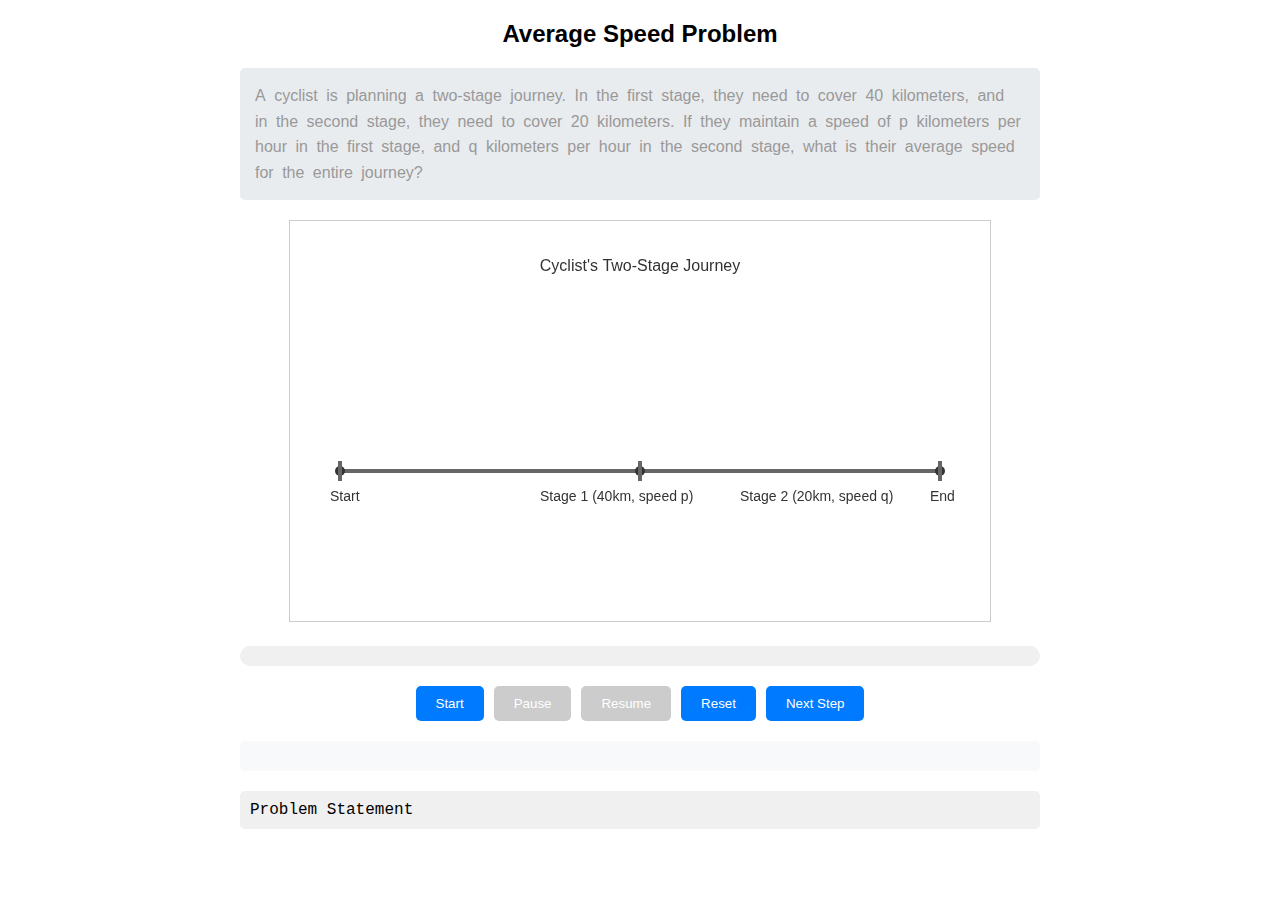
<file: math3.html>
<!DOCTYPE html>
<html>

<head>
    <style>
		
		.container {
            width: 100%;
            max-width: 800px;
            margin: 20px auto;
            font-family: Arial, sans-serif;
            text-align: center;
        }

        canvas {
            border: 1px solid #ccc;
            margin: 10px auto;
            max-width: 100%;
            height: auto;
        }

        .controls {
            margin: 20px 0;
            display: flex;
            flex-wrap: wrap;
            justify-content: center;
            gap: 10px;
        }

        button {
            padding: 10px 20px;
            background: #007bff;
            color: white;
            border: none;
            border-radius: 5px;
            cursor: pointer;
            touch-action: manipulation;
            -webkit-tap-highlight-color: transparent;
        }

        button:disabled {
            background: #cccccc;
            cursor: not-allowed;
        }

        .formula {
            font-family: "Courier New", monospace;
            background: #f0f0f0;
            padding: 10px;
            margin: 10px 0;
            border-radius: 5px;
            text-align: left;
            overflow-x: auto;
        }

        .step-display {
            margin: 20px 0;
            padding: 15px;
            background: #f8f9fa;
            border-radius: 5px;
            text-align: left;
            line-height: 1.6;
        }

        .progress {
            width: 100%;
            height: 20px;
            background: #f0f0f0;
            border-radius: 10px;
            margin: 10px 0;
        }

        .progress-bar {
            height: 100%;
            background: #28a745;
            border-radius: 10px;
            transition: width 0.3s ease;
        }

        .caption-word {
            display: inline-block;
            color: #999;
            margin-right: 4px;
            transition: color 0.2s ease;
        }
		
		
        .caption-word.active,
        .caption-word.spoken {
            color: #ff0000;
        }

        .problem-statement {
            background: #e9ecef;
            padding: 15px;
            margin: 10px 0;
            border-radius: 5px;
            text-align: left;
            font-size: 16px;
            line-height: 1.6;
        }

        @media (max-width: 1000px) {
            .controls button {
                flex: 1 1 auto;
                min-width: 120px;
            }

            button {
                font-size: 24px;
            }

            .problem-statement {
                font-size: 30px;
            }

            .caption-word {
                font-size: 30px;
            }

            .formula {
                font-size: 30px;
            }

            .container h2 {
                font-size: 36px;

            }

            canvas {
                height: 600px;
            }
        }
    </style>
</head>

<body>
    <div class="container">
        <h2>Average Speed Problem</h2>
        <div id="problemStatement" class="problem-statement"></div>
        <canvas id="animationCanvas" width="700" height="400"></canvas>
        <div class="progress">
            <div id="progressBar" class="progress-bar" style="width: 0%"></div>
        </div>
        <div class="controls">
            <button id="startBtn" onclick="startPresentation()">Start</button>
            <button id="pauseBtn" onclick="pausePresentation()" disabled>Pause</button>
            <button id="resumeBtn" onclick="resumePresentation()" disabled>Resume</button>
            <button id="resetBtn" onclick="resetPresentation()">Reset</button>
            <button id="nextBtn" onclick="manualNextStep()">Next Step</button>
        </div>
        <div class="step-display" id="currentStep"></div>
        <div class="formula" id="calculation"></div>
    </div>

    <script>
        const canvas = document.getElementById('animationCanvas');
        const ctx = canvas.getContext('2d');
        const synth = window.speechSynthesis;
        let currentStepIndex = 0;
        let isPaused = false;
        let isPlaying = false;
        let currentUtterance = null;
        let currentWordIndex = 0;
        let lastPausedWordIndex = 0;

        const steps = [
            {
                text: "A cyclist is planning a two-stage journey. In the first stage, they need to cover 40 kilometers, and in the second stage, they need to cover 20 kilometers. If they maintain a speed of p kilometers per hour in the first stage, and q kilometers per hour in the second stage, what is their average speed for the entire journey?",
                formula: "Problem Statement"
            },
            {
                text: "Let's solve this average speed problem. We have a journey with two stages: First stage is 40 kilometers, and second stage is 20 kilometers.",
                formula: "Given:\nStage 1: 40 km at speed p\nStage 2: 20 km at speed q"
            },
            {
                text: "To find the average speed, we'll use the formula: Average Speed equals Total Distance divided by Total Time.",
                formula: "Average Speed = Total Distance ÷ Total Time"
            },
            {
                text: "First, let's calculate the total distance. It's simply 40 plus 20 kilometers.",
                formula: "Total Distance = 40 + 20 = 60 kilometers"
            },
            {
                text: "Now for the total time. In stage 1, time equals distance over speed, which is 40 over p. In stage 2, it's 20 over q.",
                formula: "Total Time = 40/p + 20/q hours"
            },
            {
                text: "Let's put these together in our average speed formula.",
                formula: "Average Speed = 60 ÷ (40/p + 20/q)"
            },
            {
                text: "To simplify this, first find a common denominator in the bottom fraction.",
                formula: "= 60 ÷ ((40q + 20p)/(pq))"
            },
            {
                text: "Now multiply by the reciprocal.",
                formula: "= 60 × (pq/(40q + 20p))"
            },
            {
                text: "Simplify by multiplying the numerator.",
                formula: "= (60pq)/(40q + 20p)"
            },
            {
                text: "Factor out common terms.",
                formula: "= (3pq)/(2p + q)"
            },
            {
                text: "Therefore, the average speed for the whole journey is 3pq divided by 2p plus q kilometers per hour.",
                formula: "Final Answer: Average Speed = 3pq/(2p + q) km/h"
            }
        ];

        document.getElementById('problemStatement').innerHTML = createWordSpans(steps[0].text);

        function createWordSpans(text) {
            const words = text.split(' ');
            return words.map((word, index) =>
                `<span class="caption-word" data-index="${index}">${word}</span>`
            ).join(' ');
        }

        function updateProgress() {
            const progress = (currentStepIndex / steps.length) * 100;
            document.getElementById('progressBar').style.width = `${progress}%`;
        }

        function updateButtons() {
            document.getElementById('startBtn').disabled = isPlaying;
            document.getElementById('pauseBtn').disabled = !isPlaying;
            document.getElementById('resumeBtn').disabled = !isPaused;
            document.getElementById('nextBtn').disabled = isPlaying;
        }

        function highlightWord(index) {
            const words = document.querySelectorAll('.caption-word');
            words.forEach(word => {
                const wordIndex = parseInt(word.dataset.index);
                if (wordIndex === index) {
                    word.classList.add('active');
                }
                if (wordIndex <= index) {
                    word.classList.add('spoken');
                }
            });
        }

        function speak(text, startFromWord = 0) {
            return new Promise((resolve) => {
                const words = text.split(' ');
                const remainingText = words.slice(startFromWord).join(' ');
                currentUtterance = new SpeechSynthesisUtterance(remainingText);
				
				// Set voice to the second available voice
				const synth = window.speechSynthesis;
				const voices = synth.getVoices();
				
				// Wait for voices to be loaded
				if (voices.length > 1) {
					currentUtterance.voice = voices[1]; // Set to the second voice
				}
				
				
                currentUtterance.rate = 0.8;
                currentUtterance.pitch = 1;

                currentWordIndex = startFromWord;

                for (let i = 0; i < startFromWord; i++) {
                    highlightWord(i);
                }

                currentUtterance.onboundary = (event) => {
                    if (event.name === 'word') {
                        highlightWord(currentWordIndex);
                        currentWordIndex++;
                        lastPausedWordIndex = currentWordIndex;
                    }
                };

                currentUtterance.onend = resolve;
                currentUtterance.onerror = resolve;

                synth.speak(currentUtterance);
            });
        }

        function displayStep(step) {
            if (currentStepIndex === 0) {
                document.getElementById('problemStatement').innerHTML = createWordSpans(step.text);
                document.getElementById('currentStep').innerHTML = '';
            } else {
                document.getElementById('currentStep').innerHTML = createWordSpans(step.text);
            }
            document.getElementById('calculation').innerHTML = step.formula.replace(/\n/g, '<br>');
            updateProgress();
        }

        async function nextStep() {
            if (currentStepIndex < steps.length && !isPaused) {
                const step = steps[currentStepIndex];
                displayStep(step);
                await speak(step.text);
                currentStepIndex++;
                if (currentStepIndex < steps.length) {
                    await nextStep();
                } else {
                    isPlaying = false;
                    updateButtons();
                }
            }
        }

        async function startPresentation() {
            if (!isPlaying) {
                isPlaying = true;
                isPaused = false;
                currentStepIndex = 0;
                lastPausedWordIndex = 0;
                updateButtons();
				await delay(2000);
                await nextStep();
            }
        }
		
		// Helper function to create a delay
		function delay(ms) {
			return new Promise(resolve => setTimeout(resolve, ms));
		}

        function pausePresentation() {
            isPaused = true;
            isPlaying = false;
            synth.cancel();
            updateButtons();
        }

        function resumePresentation() {
            if (isPaused) {
                isPlaying = true;
                isPaused = false;
                updateButtons();
                speak(steps[currentStepIndex - 1].text, lastPausedWordIndex).then(async () => {
                    await nextStep();
                });
            }
        }

        function resetPresentation() {
            currentStepIndex = 0;
            isPlaying = false;
            isPaused = false;
            synth.cancel();
            updateButtons();
            displayStep(steps[0]);
            document.getElementById('progressBar').style.width = '0%';
        }

        function manualNextStep() {
            if (!isPlaying && currentStepIndex < steps.length) {
                displayStep(steps[currentStepIndex]);
                currentStepIndex++;
                updateProgress();
            }
        }

        function drawRoad() {
            ctx.clearRect(0, 0, canvas.width, canvas.height);

            ctx.fillStyle = '#333';
            ctx.font = '16px Arial';
            ctx.textAlign = 'center';
            ctx.fillText('Cyclist\'s Two-Stage Journey', canvas.width / 2, 50);
			
			ctx.beginPath();
            ctx.moveTo(50, 250);
            ctx.lineTo(650, 250);
            ctx.strokeStyle = '#666';
            ctx.lineWidth = 4;
            ctx.stroke();

            ctx.fillStyle = '#333';
            ctx.font = '14px Arial';
            ctx.textAlign = 'left';

            ctx.beginPath();
            ctx.arc(50, 250, 5, 0, Math.PI * 2);
            ctx.fill();
            ctx.fillText('Start', 40, 280);

            ctx.beginPath();
            ctx.arc(350, 250, 5, 0, Math.PI * 2);
            ctx.fill();
            ctx.fillText('Stage 1 (40km, speed p)', 250, 280);

            ctx.beginPath();
            ctx.arc(650, 250, 5, 0, Math.PI * 2);
            ctx.fill();
            ctx.fillText('Stage 2 (20km, speed q)', 450, 280);
            ctx.fillText('End', 640, 280);

            ctx.beginPath();
            ctx.moveTo(50, 240);
            ctx.lineTo(50, 260);
            ctx.moveTo(350, 240);
            ctx.lineTo(350, 260);
            ctx.moveTo(650, 240);
            ctx.lineTo(650, 260);
            ctx.stroke();
        }

        drawRoad();
        displayStep(steps[0]);
    </script>
</body>

</html>
</file>
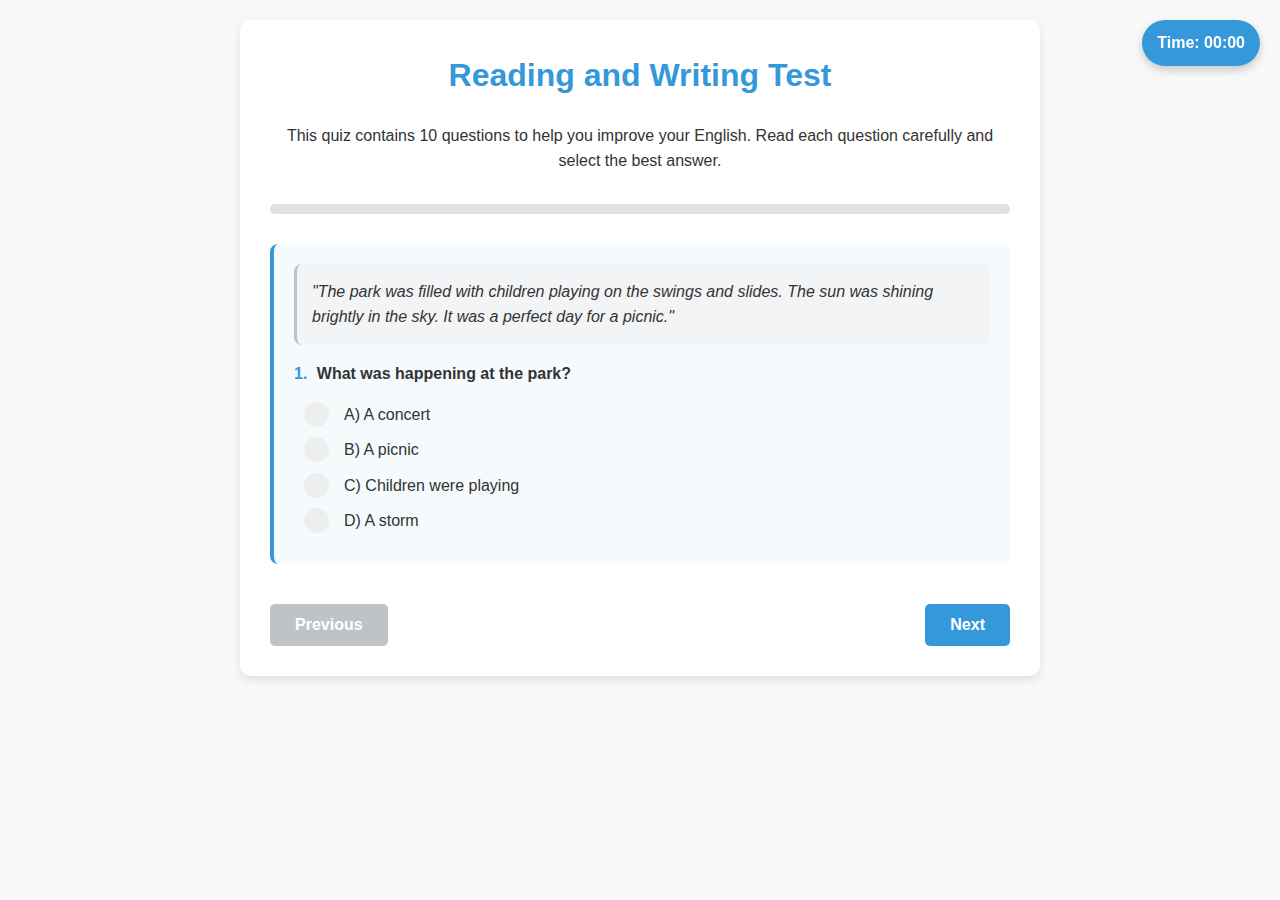
<file: practice.html>
<!DOCTYPE html>
<html lang="en">
<head>
    <meta charset="UTF-8">
    <meta name="viewport" content="width=device-width, initial-scale=1.0">
    <title>Reading and Writing Test</title>
    <style>
        :root {
            --primary-color: #3498db;
            --secondary-color: #2ecc71;
            --error-color: #e74c3c;
            --background-color: #f9f9f9;
            --card-color: #ffffff;
            --text-color: #333333;
        }

        body {
            font-family: 'Segoe UI', Tahoma, Geneva, Verdana, sans-serif;
            line-height: 1.6;
            color: var(--text-color);
            background-color: var(--background-color);
            padding: 20px;
            max-width: 800px;
            margin: 0 auto;
        }

        .container {
            background-color: var(--card-color);
            border-radius: 10px;
            box-shadow: 0 4px 10px rgba(0, 0, 0, 0.1);
            padding: 30px;
            margin-bottom: 30px;
        }

        h1, h2 {
            color: var(--primary-color);
            margin-top: 0;
        }

        .intro {
            margin-bottom: 30px;
            text-align: center;
        }

        .progress-container {
            width: 100%;
            background-color: #e0e0e0;
            border-radius: 20px;
            margin: 30px 0;
            height: 10px;
        }

        .progress-bar {
            height: 100%;
            border-radius: 20px;
            width: 0%;
            background-color: var(--secondary-color);
            transition: width 0.5s ease;
        }

        .question {
            margin-bottom: 40px;
            padding: 20px;
            border-radius: 8px;
            border-left: 4px solid var(--primary-color);
            background-color: rgba(52, 152, 219, 0.05);
        }

        .question-passage {
            background-color: rgba(243, 243, 243, 0.8);
            padding: 15px;
            border-radius: 8px;
            border-left: 3px solid #bdc3c7;
            font-style: italic;
            margin-bottom: 15px;
        }

        .question-text {
            font-weight: bold;
            margin-bottom: 15px;
        }

        .question-number {
            font-weight: bold;
            color: var(--primary-color);
            margin-right: 5px;
        }

        .options-container {
            margin-left: 10px;
        }

        .option {
            display: block;
            margin-bottom: 10px;
            position: relative;
            padding-left: 40px;
            cursor: pointer;
            font-size: 16px;
            user-select: none;
        }

        .option input {
            position: absolute;
            opacity: 0;
            cursor: pointer;
            height: 0;
            width: 0;
        }

        .checkmark {
            position: absolute;
            top: 0;
            left: 0;
            height: 25px;
            width: 25px;
            background-color: #eee;
            border-radius: 50%;
            transition: all 0.3s ease;
        }

        .option:hover input ~ .checkmark {
            background-color: #ccc;
        }

        .option input:checked ~ .checkmark {
            background-color: var(--primary-color);
        }

        .checkmark:after {
            content: "";
            position: absolute;
            display: none;
        }

        .option input:checked ~ .checkmark:after {
            display: block;
        }

        .option .checkmark:after {
            top: 9px;
            left: 9px;
            width: 8px;
            height: 8px;
            border-radius: 50%;
            background: white;
        }

        .btn-container {
            display: flex;
            justify-content: space-between;
            margin-top: 30px;
        }

        .btn {
            background-color: var(--primary-color);
            color: white;
            border: none;
            padding: 12px 25px;
            border-radius: 5px;
            cursor: pointer;
            font-size: 16px;
            font-weight: bold;
            transition: all 0.3s ease;
        }

        .btn:hover {
            opacity: 0.9;
            transform: translateY(-2px);
        }

        .btn-primary {
            background-color: var(--primary-color);
        }

        .btn-success {
            background-color: var(--secondary-color);
        }

        .btn-secondary {
            background-color: #95a5a6;
        }

        .btn:disabled {
            background-color: #bdc3c7;
            cursor: not-allowed;
            transform: none;
        }

        #results {
            padding: 20px;
            border-radius: 8px;
            display: none;
        }

        .results-container {
            background-color: var(--card-color);
            border-radius: 10px;
            box-shadow: 0 4px 10px rgba(0, 0, 0, 0.1);
            padding: 30px;
        }

        .score-display {
            text-align: center;
            font-size: 24px;
            margin-bottom: 30px;
        }

        .score-number {
            font-size: 48px;
            font-weight: bold;
            color: var(--primary-color);
            display: block;
        }

        .feedback {
            margin-top: 20px;
        }

        .feedback-item {
            padding: 15px;
            border-radius: 8px;
            margin-bottom: 15px;
            border-left: 4px solid var(--error-color);
            background-color: rgba(231, 76, 60, 0.05);
        }

        .feedback-item h4 {
            margin-top: 0;
            color: var(--error-color);
        }

        .correct-answer {
            font-weight: bold;
            color: var(--secondary-color);
        }

        .timer {
            position: fixed;
            top: 20px;
            right: 20px;
            background-color: var(--primary-color);
            color: white;
            padding: 10px 15px;
            border-radius: 25px;
            font-weight: bold;
            box-shadow: 0 4px 10px rgba(0, 0, 0, 0.2);
            z-index: 1000;
        }

        @media print {
            .btn-container, .timer {
                display: none !important;
            }
            
            .container, .results-container {
                box-shadow: none;
                border: 1px solid #ddd;
            }
            
            body {
                background-color: white;
            }
        }

        /* Animation for results */
        @keyframes fadeIn {
            from { opacity: 0; transform: translateY(20px); }
            to { opacity: 1; transform: translateY(0); }
        }

        .animated {
            animation: fadeIn 0.5s ease-out forwards;
        }
    </style>
</head>
<body>
    <div class="timer" id="timer">Time: 00:00</div>

    <div class="container">
        <div class="intro">
            <h1>Reading and Writing Test</h1>
            <p>This quiz contains 10 questions to help you improve your English. Read each question carefully and select the best answer.</p>
        </div>

        <div class="progress-container">
            <div class="progress-bar" id="progress"></div>
        </div>

        <form id="quizForm">
            <!-- Questions -->
            <div class="question" id="question1">
                <div class="question-passage">
                    "The park was filled with children playing on the swings and slides. The sun was shining brightly in the sky. It was a perfect day for a picnic."
                </div>
                <p class="question-text"><span class="question-number">1.</span> What was happening at the park?</p>
                <div class="options-container">
                    <label class="option">
                        <input type="radio" id="q1A" name="q1" value="A">
                        <span class="checkmark"></span>
                        A) A concert
                    </label>
                    <label class="option">
                        <input type="radio" id="q1B" name="q1" value="B">
                        <span class="checkmark"></span>
                        B) A picnic
                    </label>
                    <label class="option">
                        <input type="radio" id="q1C" name="q1" value="C">
                        <span class="checkmark"></span>
                        C) Children were playing
                    </label>
                    <label class="option">
                        <input type="radio" id="q1D" name="q1" value="D">
                        <span class="checkmark"></span>
                        D) A storm
                    </label>
                </div>
            </div>

            <div class="question" id="question2">
                <div class="question-passage">
                    "The library is a place where people go to read and study. It is very quiet inside."
                </div>
                <p class="question-text"><span class="question-number">2.</span> Why is the library quiet?</p>
                <div class="options-container">
                    <label class="option">
                        <input type="radio" id="q2A" name="q2" value="A">
                        <span class="checkmark"></span>
                        A) Because it's closed
                    </label>
                    <label class="option">
                        <input type="radio" id="q2B" name="q2" value="B">
                        <span class="checkmark"></span>
                        B) So people can sleep
                    </label>
                    <label class="option">
                        <input type="radio" id="q2C" name="q2" value="C">
                        <span class="checkmark"></span>
                        C) To help people focus
                    </label>
                    <label class="option">
                        <input type="radio" id="q2D" name="q2" value="D">
                        <span class="checkmark"></span>
                        D) Because it's empty
                    </label>
                </div>
            </div>

            <div class="question" id="question3">
                <p class="question-text"><span class="question-number">3.</span> The cat ________ sleeping on the couch.</p>
                <div class="options-container">
                    <label class="option">
                        <input type="radio" id="q3A" name="q3" value="A">
                        <span class="checkmark"></span>
                        A) is
                    </label>
                    <label class="option">
                        <input type="radio" id="q3B" name="q3" value="B">
                        <span class="checkmark"></span>
                        B) are
                    </label>
                    <label class="option">
                        <input type="radio" id="q3C" name="q3" value="C">
                        <span class="checkmark"></span>
                        C) am
                    </label>
                    <label class="option">
                        <input type="radio" id="q3D" name="q3" value="D">
                        <span class="checkmark"></span>
                        D) be
                    </label>
                </div>
            </div>

            <div class="question" id="question4">
                <p class="question-text"><span class="question-number">4.</span> Identify the error in the sentence: "Me and my friend go to the store."</p>
                <div class="options-container">
                    <label class="option">
                        <input type="radio" id="q4A" name="q4" value="A">
                        <span class="checkmark"></span>
                        A) "Me" should be "I"
                    </label>
                    <label class="option">
                        <input type="radio" id="q4B" name="q4" value="B">
                        <span class="checkmark"></span>
                        B) "go" should be "going"
                    </label>
                    <label class="option">
                        <input type="radio" id="q4C" name="q4" value="C">
                        <span class="checkmark"></span>
                        C) "store" should be "stores"
                    </label>
                    <label class="option">
                        <input type="radio" id="q4D" name="q4" value="D">
                        <span class="checkmark"></span>
                        D) No error
                    </label>
                </div>
            </div>

            <div class="question" id="question5">
                <p class="question-text"><span class="question-number">5.</span> The weather forecast said it would rain, so I took my ________.</p>
                <div class="options-container">
                    <label class="option">
                        <input type="radio" id="q5A" name="q5" value="A">
                        <span class="checkmark"></span>
                        A) umbrella
                    </label>
                    <label class="option">
                        <input type="radio" id="q5B" name="q5" value="B">
                        <span class="checkmark"></span>
                        B) book
                    </label>
                    <label class="option">
                        <input type="radio" id="q5C" name="q5" value="C">
                        <span class="checkmark"></span>
                        C) chair
                    </label>
                    <label class="option">
                        <input type="radio" id="q5D" name="q5" value="D">
                        <span class="checkmark"></span>
                        D) bike
                    </label>
                </div>
            </div>

            <div class="question" id="question6">
                <div class="question-passage">
                    "The museum has exhibits on dinosaurs and ancient civilizations. It is a popular place for school field trips."
                </div>
                <p class="question-text"><span class="question-number">6.</span> Why do schools often visit the museum?</p>
                <div class="options-container">
                    <label class="option">
                        <input type="radio" id="q6A" name="q6" value="A">
                        <span class="checkmark"></span>
                        A) For a party
                    </label>
                    <label class="option">
                        <input type="radio" id="q6B" name="q6" value="B">
                        <span class="checkmark"></span>
                        B) For a field trip
                    </label>
                    <label class="option">
                        <input type="radio" id="q6C" name="q6" value="C">
                        <span class="checkmark"></span>
                        C) To watch a movie
                    </label>
                    <label class="option">
                        <input type="radio" id="q6D" name="q6" value="D">
                        <span class="checkmark"></span>
                        D) To play games
                    </label>
                </div>
            </div>

            <div class="question" id="question7">
                <div class="question-passage">
                    "The teacher gave the students a project to research and present about their favorite animal."
                </div>
                <p class="question-text"><span class="question-number">7.</span> What did the teacher assign?</p>
                <div class="options-container">
                    <label class="option">
                        <input type="radio" id="q7A" name="q7" value="A">
                        <span class="checkmark"></span>
                        A) A math test
                    </label>
                    <label class="option">
                        <input type="radio" id="q7B" name="q7" value="B">
                        <span class="checkmark"></span>
                        B) A science project
                    </label>
                    <label class="option">
                        <input type="radio" id="q7C" name="q7" value="C">
                        <span class="checkmark"></span>
                        C) An animal research project
                    </label>
                    <label class="option">
                        <input type="radio" id="q7D" name="q7" value="D">
                        <span class="checkmark"></span>
                        D) A reading assignment
                    </label>
                </div>
            </div>

            <div class="question" id="question8">
                <p class="question-text"><span class="question-number">8.</span> The dogs ________ barking loudly in the yard.</p>
                <div class="options-container">
                    <label class="option">
                        <input type="radio" id="q8A" name="q8" value="A">
                        <span class="checkmark"></span>
                        A) is
                    </label>
                    <label class="option">
                        <input type="radio" id="q8B" name="q8" value="B">
                        <span class="checkmark"></span>
                        B) are
                    </label>
                    <label class="option">
                        <input type="radio" id="q8C" name="q8" value="C">
                        <span class="checkmark"></span>
                        C) am
                    </label>
                    <label class="option">
                        <input type="radio" id="q8D" name="q8" value="D">
                        <span class="checkmark"></span>
                        D) be
                    </label>
                </div>
            </div>

            <div class="question" id="question9">
                <p class="question-text"><span class="question-number">9.</span> Identify the error in the sentence: "The teacher give us homework every day."</p>
                <div class="options-container">
                    <label class="option">
                        <input type="radio" id="q9A" name="q9" value="A">
                        <span class="checkmark"></span>
                        A) "give" should be "gives"
                    </label>
                    <label class="option">
                        <input type="radio" id="q9B" name="q9" value="B">
                        <span class="checkmark"></span>
                        B) "us" should be "we"
                    </label>
                    <label class="option">
                        <input type="radio" id="q9C" name="q9" value="C">
                        <span class="checkmark"></span>
                        C) "homework" should be "homeworks"
                    </label>
                    <label class="option">
                        <input type="radio" id="q9D" name="q9" value="D">
                        <span class="checkmark"></span>
                        D) No error
                    </label>
                </div>
            </div>

            <div class="question" id="question10">
                <p class="question-text"><span class="question-number">10.</span> The book belongs to ________.</p>
                <div class="options-container">
                    <label class="option">
                        <input type="radio" id="q10A" name="q10" value="A">
                        <span class="checkmark"></span>
                        A) I
                    </label>
                    <label class="option">
                        <input type="radio" id="q10B" name="q10" value="B">
                        <span class="checkmark"></span>
                        B) me
                    </label>
                    <label class="option">
                        <input type="radio" id="q10C" name="q10" value="C">
                        <span class="checkmark"></span>
                        C) my friend
                    </label>
                    <label class="option">
                        <input type="radio" id="q10D" name="q10" value="D">
                        <span class="checkmark"></span>
                        D) my friend and I
                    </label>
                </div>
            </div>

            <div class="btn-container">
                <button type="button" id="prevBtn" class="btn btn-secondary" disabled>Previous</button>
                <button type="button" id="nextBtn" class="btn btn-primary">Next</button>
                <button type="button" id="submitBtn" class="btn btn-success" style="display: none;">Submit Quiz</button>
            </div>
        </form>
    </div>

    <div class="results-container" id="resultsContainer" style="display: none;">
        <h2>Quiz Results</h2>
        <div class="score-display">
            <span>Your Score</span>
            <span class="score-number" id="scoreNumber">0/10</span>
            <span id="scorePercentage">0%</span>
        </div>
        
        <div id="feedback" class="feedback"></div>
        
        <div class="btn-container">
            <button type="button" id="retryBtn" class="btn btn-secondary">Retry Quiz</button>
            <button type="button" id="printBtn" class="btn btn-primary">Print Results</button>
        </div>
    </div>

    <script>
        // Quiz data
        const quizData = {
            questions: 10,
            correctAnswers: {
                "q1": "C",
                "q2": "C",
                "q3": "A",
                "q4": "A",
                "q5": "A",
                "q6": "B",
                "q7": "C",
                "q8": "B",
                "q9": "A",
                "q10": "B"
            },
            explanations: {
                "q1": "The passage explicitly states 'children playing on the swings and slides', which matches option C.",
                "q2": "Libraries are quiet to help people focus on reading and studying.",
                "q3": "The singular subject 'cat' requires the singular verb 'is'.",
                "q4": "The pronoun 'Me' should be 'I' when it's used as the subject of a sentence.",
                "q5": "When it's raining, the logical item to take is an umbrella.",
                "q6": "The passage states that the museum 'is a popular place for school field trips'.",
                "q7": "The passage states that the teacher assigned 'a project to research and present about their favorite animal'.",
                "q8": "The plural subject 'dogs' requires the plural verb 'are'.",
                "q9": "The singular subject 'teacher' requires the singular verb 'gives'.",
                "q10": "When indicating ownership, the object form 'me' is correct."
            },
            correctAnswerLabels: {
                "q1": "C) Children were playing",
                "q2": "C) To help people focus",
                "q3": "A) is",
                "q4": "A) 'Me' should be 'I'",
                "q5": "A) umbrella",
                "q6": "B) For a field trip",
                "q7": "C) An animal research project",
                "q8": "B) are",
                "q9": "A) 'give' should be 'gives'",
                "q10": "B) me"
            }
        };

        // Variables
        let currentQuestion = 1;
        let quizSubmitted = false;
        let timerInterval;
        let seconds = 0;
        
        // DOM Elements
        const quizForm = document.getElementById('quizForm');
        const prevBtn = document.getElementById('prevBtn');
        const nextBtn = document.getElementById('nextBtn');
        const submitBtn = document.getElementById('submitBtn');
        const progressBar = document.getElementById('progress');
        const resultsContainer = document.getElementById('resultsContainer');
        const retryBtn = document.getElementById('retryBtn');
        const printBtn = document.getElementById('printBtn');
        const timerElement = document.getElementById('timer');
        
        // Initialize
        function initQuiz() {
            showQuestion(currentQuestion);
            updateProgressBar();
            startTimer();
            
            // Add event listeners for answering questions
            document.querySelectorAll('input[type="radio"]').forEach(radio => {
                radio.addEventListener('change', () => {
                    updateProgressBar();
                });
            });
            
            // Navigation buttons
            prevBtn.addEventListener('click', prevQuestion);
            nextBtn.addEventListener('click', nextQuestion);
            submitBtn.addEventListener('click', submitQuiz);
            retryBtn.addEventListener('click', resetQuiz);
            printBtn.addEventListener('click', printResults);
        }
        
        // Show current question
        function showQuestion(questionNumber) {
            // Hide all questions
            document.querySelectorAll('.question').forEach(question => {
                question.style.display = 'none';
            });
            
            // Show current question
            document.getElementById(`question${questionNumber}`).style.display = 'block';
            
            // Update buttons
            prevBtn.disabled = questionNumber === 1;
            
            if (questionNumber === quizData.questions) {
                nextBtn.style.display = 'none';
                submitBtn.style.display = 'block';
            } else {
                nextBtn.style.display = 'block';
                submitBtn.style.display = 'none';
            }
        }
        
        // Navigation functions
        function prevQuestion() {
            if (currentQuestion > 1) {
                currentQuestion--;
                showQuestion(currentQuestion);
            }
        }
        
        function nextQuestion() {
            if (currentQuestion < quizData.questions) {
                currentQuestion++;
                showQuestion(currentQuestion);
            }
        }
        
        // Update progress bar
        function updateProgressBar() {
            const totalQuestions = quizData.questions;
            let answeredQuestions = 0;
            
            // Count answered questions
            for (let i = 1; i <= totalQuestions; i++) {
                const questionId = `q${i}`;
                const answered = document.querySelector(`input[name="${questionId}"]:checked`);
                if (answered) answeredQuestions++;
            }
            
            // Update progress bar
            const progress = (answeredQuestions / totalQuestions) * 100;
            progressBar.style.width = `${progress}%`;
            
            // Enable submit if all questions answered
            if (answeredQuestions === totalQuestions) {
                submitBtn.disabled = false;
            } else {
                submitBtn.disabled = true;
            }
        }
        
        // Timer functions
        function startTimer() {
            timerInterval = setInterval(updateTimer, 1000);
        }
        
        function updateTimer() {
            seconds++;
            const minutes = Math.floor(seconds / 60);
            const remainingSeconds = seconds % 60;
            timerElement.textContent = `Time: ${minutes.toString().padStart(2, '0')}:${remainingSeconds.toString().padStart(2, '0')}`;
        }
        
        function stopTimer() {
            clearInterval(timerInterval);
        }
        
        // Submit quiz
        function submitQuiz() {
            if (quizSubmitted) return;
            
            // Check if all questions are answered
            let allAnswered = true;
            for (let i = 1; i <= quizData.questions; i++) {
                const questionId = `q${i}`;
                const answered = document.querySelector(`input[name="${questionId}"]:checked`);
                if (!answered) {
                    allAnswered = false;
                    break;
                }
            }
            
            if (!allAnswered) {
                alert('Please answer all questions before submitting.');
                return;
            }
            
            quizSubmitted = true;
            stopTimer();
            calculateResults();
        }
        
        // Calculate and display results
        function calculateResults() {
            let score = 0;
            let feedbackHtml = '';
            
            for (let i = 1; i <= quizData.questions; i++) {
                let questionId = `q${i}`;
                let userAnswer = document.querySelector(`input[name="${questionId}"]:checked`).value;
                
                if (userAnswer === quizData.correctAnswers[questionId]) {
                    score++;
                } else {
                    // Generate feedback for incorrect answers
                    feedbackHtml += `
                        <div class="feedback-item animated" style="animation-delay: ${(i-1)*0.1}s">
                            <h4>Question ${i}</h4>
                            <p>Your answer: ${userAnswer}</p>
                            <p>Correct answer: <span class="correct-answer">${quizData.correctAnswerLabels[questionId]}</span></p>
                            <p>${quizData.explanations[questionId]}</p>
                        </div>
                    `;
                }
            }
            
            // Display score
            document.getElementById('scoreNumber').textContent = `${score}/${quizData.questions}`;
            document.getElementById('scorePercentage').textContent = `${Math.round((score/quizData.questions)*100)}%`;
            
            // Display feedback
            document.getElementById('feedback').innerHTML = feedbackHtml || '<p>Perfect score! Great job!</p>';
            
            // Hide quiz, show results
            document.querySelector('.container').style.display = 'none';
            resultsContainer.style.display = 'block';
            
            // Disable radio buttons
            document.querySelectorAll('input[type="radio"]').forEach(radio => {
                radio.disabled = true;
            });
        }
        
        // Reset quiz
        function resetQuiz() {
            // Reset variables
            currentQuestion = 1;
            quizSubmitted = false;
            seconds = 0;
            
            // Reset form
            quizForm.reset();
            
            // Reset UI
            document.querySelector('.container').style.display = 'block';
            resultsContainer.style.display = 'none';
            progressBar.style.width = '0%';
            
            // Enable radio buttons
            document.querySelectorAll('input[type="radio"]').forEach(radio => {
                radio.disabled = false;
            });
            
            // Reset navigation
            prevBtn.disabled = true;
            nextBtn.style.display = 'block';
            submitBtn.style.display = 'none';
            submitBtn.disabled = true;
            
            // Show first question
            showQuestion(1);
            
            // Restart timer
            startTimer();
        }
        
        // Print results
        function printResults() {
            window.print();
        }
        
        // Initialize quiz on load
        document.addEventListener('DOMContentLoaded', initQuiz);
    </script>
</body>
</html>
</file>
